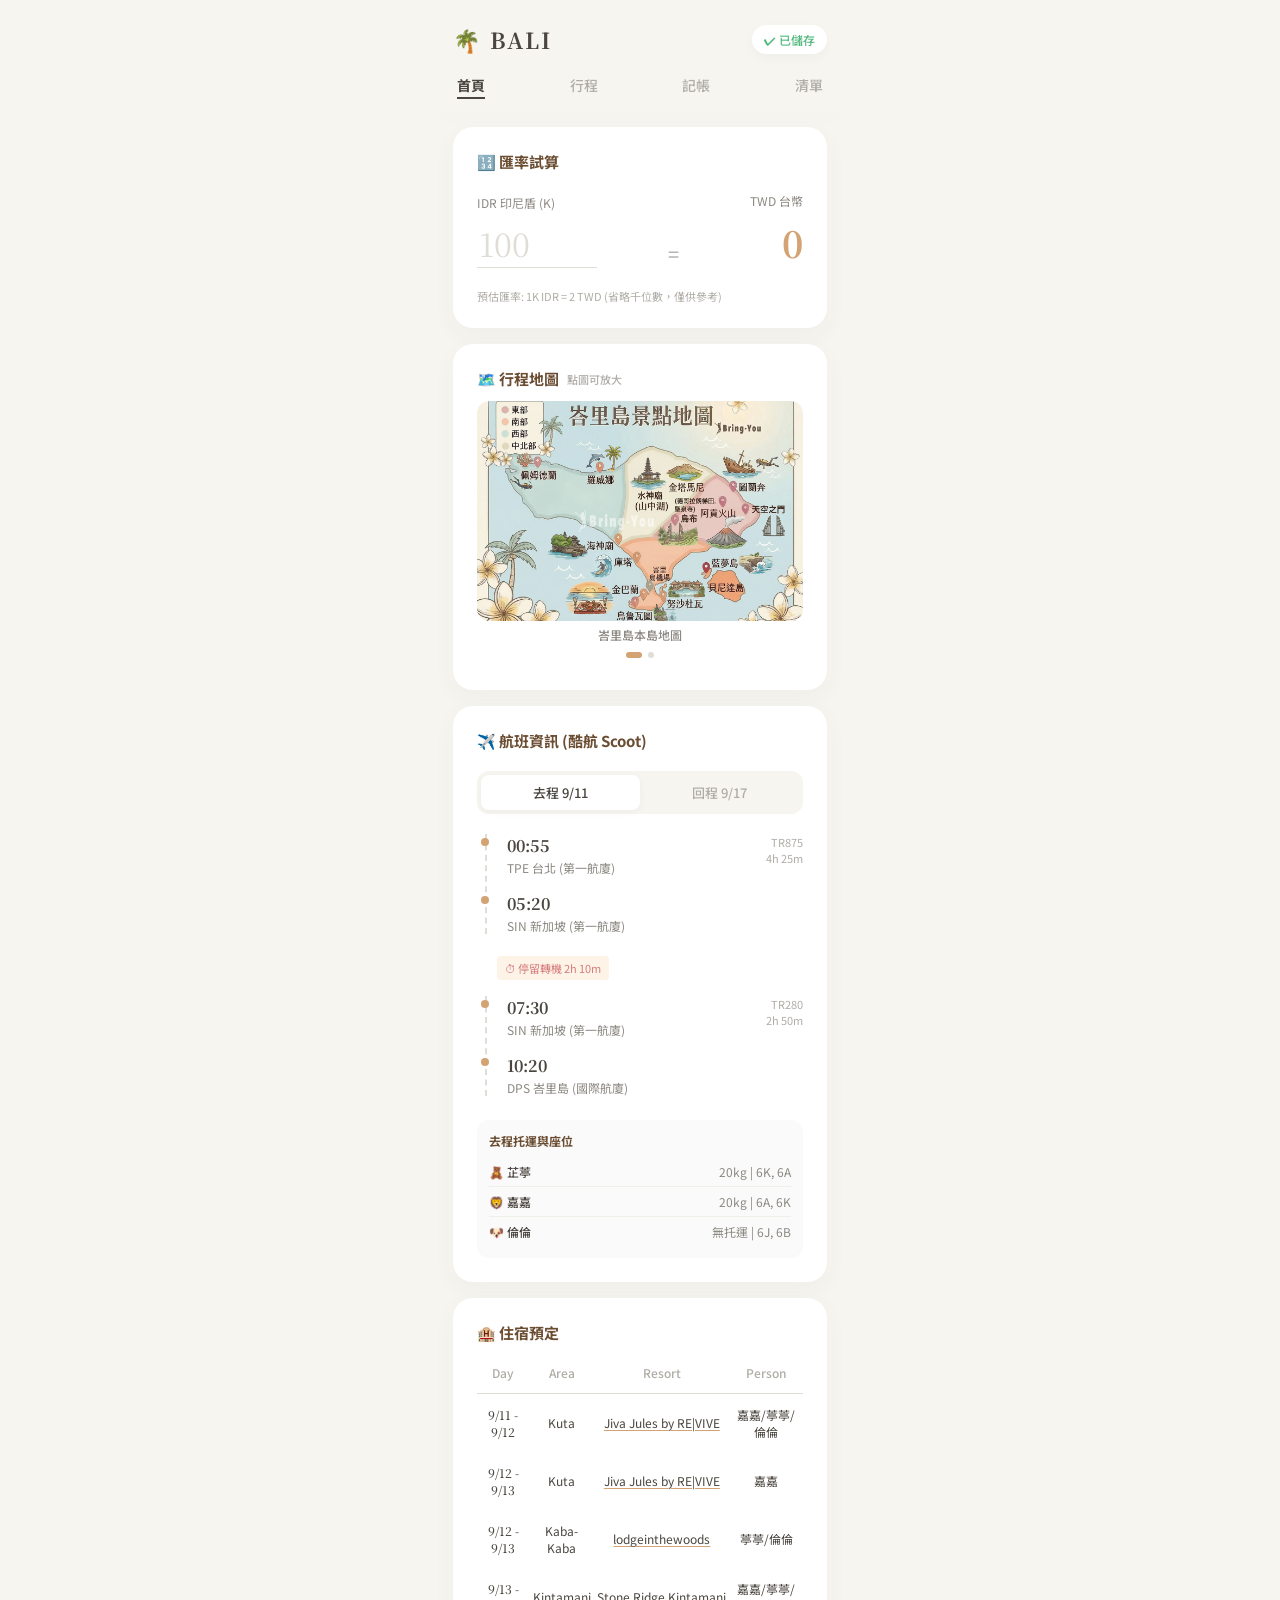
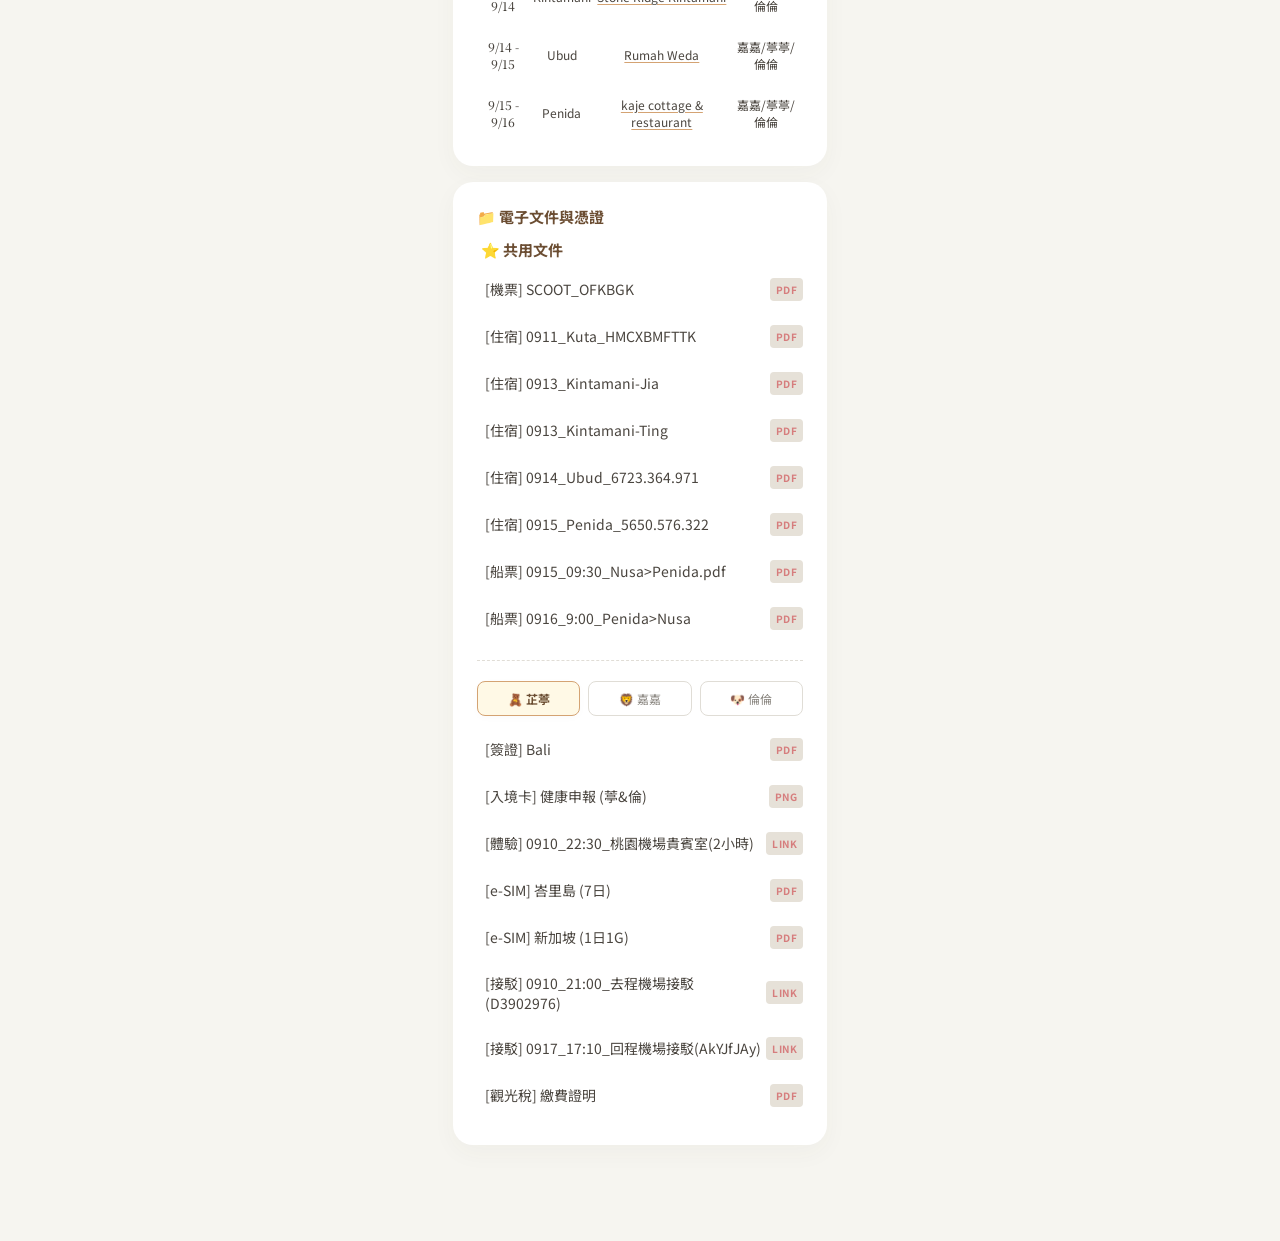
<file: index.html>
<!DOCTYPE html>
<html lang="zh-TW">
<head>
<meta charset="UTF-8">
<meta name="viewport" content="width=device-width, initial-scale=1.0">
<title>Bali Travel Book</title>

<link rel="icon" href="app-icon.png">
<link rel="apple-touch-icon" href="app-icon.png">
<meta name="apple-mobile-web-app-title" content="BALI"> 
<meta name="apple-mobile-web-app-capable" content="yes">
<meta name="mobile-web-app-capable" content="yes">
<meta name="apple-mobile-web-app-status-bar-style" content="default">

<link href="https://fonts.googleapis.com/css2?family=Noto+Serif+TC:wght@500;700&family=Noto+Sans+TC:wght@400;500;700&display=swap" rel="stylesheet">
<link rel="manifest" href="manifest.json">
<link rel="stylesheet" href="shared.css">
<style>
  /* === 基礎設定 === */
  body {
    background-color: #F6F5F0; 
    font-family: 'Noto Sans TC', sans-serif;
    color: #4A453F; 
    margin: 0;
    padding: 0;
    display: flex;
    justify-content: center;
  }

  /* === 常駐置頂區塊 (魔法在這裡) === */
  .top-bar {
    position: sticky;
    top: 0;
    background-color: #F6F5F0; /* 燕麥奶底色，遮住往上滑的卡片 */
    z-index: 999; /* 確保永遠在最上層 */
    margin: -24px -20px 16px -20px; /* 往外延展填滿邊緣 */
    padding: 24px 20px 12px 20px; /* 補回排版空間 */
    /* 微微的陰影，增加滑動時的層次感 */
    box-shadow: 0 10px 15px -10px rgba(246, 245, 240, 0.9); 
  }

  /* === 頂部 Header & 導覽列 === */
  .header {
    display: flex;
    justify-content: space-between;
    align-items: center;
    margin-bottom: 20px;
  }

  /* === 共用卡片樣式 === */
  .card {
    background-color: #FFFFFF;
    border-radius: 20px;
    padding: 24px;
    box-shadow: 0 8px 24px rgba(74, 69, 63, 0.04);
    margin-bottom: 16px;
    position: relative;
  }

  /* === 1. 匯率卡片 === */
  .exchange-row {
    display: flex;
    justify-content: space-between;
    align-items: flex-end;
  }
  .currency-group {
    display: flex;
    flex-direction: column;
    gap: 8px;
  }
  .currency-label { font-size: 12px; color: #8C8882; }
  .currency-input {
    font-size: 32px;
    font-family: 'Noto Serif TC', serif;
    color: #4A453F;
    border: none;
    border-bottom: 1px solid #E0DDD6;
    width: 120px;
    background: transparent;
    outline: none;
  }
  .currency-input::placeholder { color: #E0DDD6; }
  .currency-result {
    font-size: 36px;
    font-family: 'Noto Serif TC', serif;
    font-weight: 700;
    color: #D4A373;
  }
  .rate-info {
    font-size: 11px;
    color: #B0ADA7;
    margin-top: 20px;
  }

  /* === 2. 航班資訊卡 === */
  .flight-tabs {
    display: flex;
    background-color: #F6F5F0;
    border-radius: 12px;
    padding: 4px;
    margin-bottom: 20px;
  }
  .f-tab {
    flex: 1;
    text-align: center;
    padding: 8px 0;
    font-size: 13px;
    color: #B0ADA7;
    border-radius: 8px;
    cursor: pointer;
    font-weight: 500;
  }
  .f-tab.active {
    background-color: #FFFFFF;
    color: #4A453F;
    box-shadow: 0 2px 8px rgba(0,0,0,0.04);
  }
  .flight-route {
    position: relative;
    padding-left: 20px;
    border-left: 2px dashed #E0DDD6;
    margin-left: 8px;
    margin-bottom: 20px;
  }
  .f-point {
    position: relative;
    margin-bottom: 16px;
  }
  .f-point::before {
    content: '';
    position: absolute;
    left: -26px;
    top: 4px;
    width: 8px;
    height: 8px;
    background-color: #D4A373;
    border-radius: 50%;
  }
  .f-time { font-family: 'Noto Serif TC', serif; font-size: 16px; font-weight: 700; color: #4A453F; }
  .f-loc { font-size: 12px; color: #8C8882; margin-top: 2px; }
  .f-layover {
    font-size: 11px;
    color: #D67D7D;
    background-color: #FDF3E7;
    padding: 4px 8px;
    border-radius: 4px;
    display: inline-block;
    margin-bottom: 16px;
  }
  .f-flight-num {
    position: absolute;
    right: 0;
    top: 0;
    font-size: 11px;
    color: #B0ADA7;
    text-align: right;
  }
  .pax-box {
    background-color: #FAFAFA;
    border-radius: 12px;
    padding: 12px;
    font-size: 12px;
  }
  .pax-row {
    display: flex;
    justify-content: space-between;
    padding: 6px 0;
    border-bottom: 1px solid #F0EFEA;
  }
  .pax-row:last-child { border-bottom: none; }
  .pax-name { color: #4A453F; font-weight: 500; }
  .pax-detail { color: #8C8882; text-align: right; }

  /* === 3. 住宿預定 === */
  .hotel-table {
    width: 100%;
    border-collapse: collapse;
    font-size: 12px;
    text-align: center;
  }
  .hotel-table th {
    color: #B0ADA7;
    font-weight: 500;
    padding-bottom: 12px;
    border-bottom: 1px solid #E0DDD6;
  }
  .hotel-table td {
    padding: 12px 2px;
    color: #4A453F;
  }
  .hotel-table td.date-col {
    font-family: 'Noto Serif TC', serif;
    font-weight: 500;
  }
  .hotel-table .add-link {
    color: #4A453F;
    text-decoration: underline;
    text-decoration-color: #D4A373;
    text-underline-offset: 2px;
  }
  .hotel-table .add-link:hover { color: #D4A373; }

  /* === 4. 文件區塊 === */
  .doc-sub-header {
    font-size: 15px;
    font-weight: 700;
    color: #6B4D32;
    margin-bottom: 12px;
    padding-left: 4px;
    display: flex;
    align-items: center;
    gap: 6px;
  }
  .personal-tabs-container {
    display: flex;
    justify-content: center;
    gap: 8px;
    margin-bottom: 16px;
  }
  .p-tab {
    flex: 1;
    text-align: center;
    padding: 8px 0;
    font-size: 12px;
    color: #8C8882;
    background-color: #FFFFFF;
    border: 1px solid #E0DDD6;
    border-radius: 8px;
    cursor: pointer;
    transition: all 0.2s ease;
  }
  .p-tab.active {
    background-color: #FFF9E6; 
    border-color: #D4A373;
    color: #6B4D32;
    font-weight: 700;
    box-shadow: 0 2px 8px rgba(0,0,0,0.02);
  }
  .doc-list { display: flex; flex-direction: column; gap: 12px; }
  .doc-item {
    display: flex;
    align-items: center;
    padding: 6px 0;
  }
  .doc-idx {
    width: 28px;
    font-size: 14px;
    color: #4A453F;
    text-align: center;
    font-weight: 500;
  }
  .doc-title {
    flex: 1;
    font-size: 14px;
    color: #4A453F;
    padding-left: 8px;
  }
  .pdf-badge {
    background-color: #E6E1D8;
    color: #D67D7D;
    font-size: 10px;
    font-weight: 700;
    padding: 4px 6px;
    border-radius: 4px;
    text-decoration: none;
    letter-spacing: 0.5px;
  }
</style>
</head>
<body>

<div class="app-container">
  
  <div class="top-bar">
    <div class="header">
      <div class="header-title">🌴 BALI</div>
      <div class="status-badge">✔ 已儲存</div>
    </div>

    <div class="nav-tabs">
      <a href="index.html" class="nav-tab active">首頁</a>
      <a href="itinerary.html" class="nav-tab">行程</a>
      <a href="accounting.html" class="nav-tab">記帳</a>
      <a href="checklist.html" class="nav-tab">清單</a>
    </div>
  </div>

  <div class="card">
    <div class="card-header">🔢 匯率試算</div>
    <div class="exchange-row">
      <div class="currency-group">
        <span class="currency-label">IDR 印尼盾 (K)</span>
        <input type="number" id="idr-input" class="currency-input" placeholder="100">
      </div>
      <div style="font-size: 20px; color: #B0ADA7;">=</div>
      <div class="currency-group" style="align-items: flex-end;">
        <span class="currency-label">TWD 台幣</span>
        <span class="currency-result" id="twd-result">0</span>
      </div>
    </div>
    <div class="rate-info">預估匯率: 1K IDR = 2 TWD (省略千位數，僅供參考)</div>
  </div>

  <!-- 🗺️ 地圖相簿：圖片清單在下方 script 的 MAP_IMAGES 編輯 -->
  <div class="card" id="map-card" style="display: none;">
    <div class="card-header" style="margin-bottom: 12px;">🗺️ 行程地圖 <span style="font-size: 11px; color: #B0ADA7; font-weight: 500;">點圖可放大</span></div>
    <div class="img-carousel">
      <div class="carousel-track" id="map-track"></div>
      <div class="carousel-dots" id="map-dots"></div>
    </div>
  </div>

  <div class="card">
    <div class="card-header">✈️ 航班資訊 (酷航 Scoot)</div>
    
    <div class="flight-tabs">
      <div class="f-tab active" onclick="switchFlight('outbound')">去程 9/11</div>
      <div class="f-tab" onclick="switchFlight('inbound')">回程 9/17</div>
    </div>

    <div id="flight-outbound">
      <div class="flight-route">
        <div class="f-point">
          <div class="f-time">00:55</div>
          <div class="f-loc">TPE 台北 (第一航廈)</div>
          <div class="f-flight-num">TR875<br>4h 25m</div>
        </div>
        <div class="f-point">
          <div class="f-time">05:20</div>
          <div class="f-loc">SIN 新加坡 (第一航廈)</div>
        </div>
      </div>
      
      <div style="padding-left: 20px;"><div class="f-layover">⏱ 停留轉機 2h 10m</div></div>

      <div class="flight-route" style="margin-bottom: 24px;">
        <div class="f-point">
          <div class="f-time">07:30</div>
          <div class="f-loc">SIN 新加坡 (第一航廈)</div>
          <div class="f-flight-num">TR280<br>2h 50m</div>
        </div>
        <div class="f-point">
          <div class="f-time">10:20</div>
          <div class="f-loc">DPS 峇里島 (國際航廈)</div>
        </div>
      </div>

      <div class="pax-box">
        <div style="font-weight: 700; color:#6B4D32; margin-bottom: 8px;">去程托運與座位</div>
        <div class="pax-row">
          <span class="pax-name">🧸 芷葶</span>
          <span class="pax-detail">20kg | 6K, 6A</span>
        </div>
        <div class="pax-row">
          <span class="pax-name">🦁 嘉嘉</span>
          <span class="pax-detail">20kg | 6A, 6K</span>
        </div>
        <div class="pax-row">
          <span class="pax-name">🐶 倫倫</span>
          <span class="pax-detail">無托運 | 6J, 6B</span>
        </div>
      </div>
    </div>

    <div id="flight-inbound" style="display: none;">
      <div class="flight-route">
        <div class="f-point">
          <div class="f-time">01:05</div>
          <div class="f-loc">DPS 峇里島 (國際航廈)</div>
          <div class="f-flight-num">TR347<br>2h 45m</div>
        </div>
        <div class="f-point">
          <div class="f-time">03:50</div>
          <div class="f-loc">SIN 新加坡 (第一航廈)</div>
        </div>
      </div>
      
      <div style="padding-left: 20px;"><div class="f-layover">⏱ 停留轉機 8h 35m</div></div>

      <div class="flight-route" style="margin-bottom: 24px;">
        <div class="f-point">
          <div class="f-time">12:25</div>
          <div class="f-loc">SIN 新加坡 (第一航廈)</div>
          <div class="f-flight-num">TR872<br>4h 45m</div>
        </div>
        <div class="f-point">
          <div class="f-time">17:10</div>
          <div class="f-loc">TPE 台北 (第一航廈)</div>
        </div>
      </div>

      <div class="pax-box">
        <div style="font-weight: 700; color:#6B4D32; margin-bottom: 8px;">回程托運與座位</div>
        <div class="pax-row">
          <span class="pax-name">🧸 芷葶</span>
          <span class="pax-detail">25kg | 1A, 6A</span>
        </div>
        <div class="pax-row">
          <span class="pax-name">🦁 嘉嘉</span>
          <span class="pax-detail">20kg | 1F, 6K</span>
        </div>
        <div class="pax-row">
          <span class="pax-name">🐶 倫倫</span>
          <span class="pax-detail">無托運 | 1B, 6B</span>
        </div>
      </div>
    </div>
  </div>

  <div class="card">
    <div class="card-header">🏨 住宿預定</div>
    <table class="hotel-table">
      <thead>
        <tr>
          <th>Day</th>
          <th>Area</th>
          <th>Resort</th>
          <th>Person</th>
        </tr>
      </thead>
      <tbody>
        <tr>
          <td class="date-col">9/11 - 9/12</td>
          <td>Kuta</td>
          <td><a href="https://maps.app.goo.gl/GnfU3ZZZ51AuKDFL6" target="_blank" class="add-link">Jiva Jules by RE|VIVE</a></td>
          <td>嘉嘉/葶葶/倫倫</td>
        </tr>
        <tr>
          <td class="date-col">9/12 - 9/13</td>
          <td>Kuta</td>
          <td><a href="https://maps.app.goo.gl/GnfU3ZZZ51AuKDFL6" target="_blank" class="add-link">Jiva Jules by RE|VIVE</a></td>
          <td>嘉嘉</td>
        </tr>
        <tr>
          <td class="date-col">9/12 - 9/13</td>
          <td>Kaba-Kaba</td>
          <td><a href="https://maps.app.goo.gl/4WY4eGhw5VFN559c6" target="_blank" class="add-link">lodgeinthewoods</a></td>
          <td>葶葶/倫倫</td>
        </tr>
        <tr>
          <td class="date-col">9/13 - 9/14</td>
          <td>Kintamani</td>
          <td><a href="https://maps.app.goo.gl/N569BCFESNffgdDM8" target="_blank" class="add-link">Stone Ridge Kintamani</a></td>
          <td>嘉嘉/葶葶/倫倫</td>
        </tr>
        <tr>
          <td class="date-col">9/14 - 9/15</td>
          <td>Ubud</td>
          <td><a href="https://maps.app.goo.gl/iD7h7yrfgkaRES4x8" target="_blank" class="add-link">Rumah Weda</a></td>
          <td>嘉嘉/葶葶/倫倫</td>
        </tr>
        <tr>
          <td class="date-col">9/15 - 9/16</td>
          <td>Penida</td>
          <td><a href="https://maps.app.goo.gl/UGCGsh6QSKwhkcSu7" target="_blank" class="add-link">kaje cottage & restaurant</a></td>
          <td>嘉嘉/葶葶/倫倫</td>
        </tr>
      </tbody>
    </table>
  </div>

  <div class="card" style="padding-bottom: 32px;">
    <div class="card-header" style="margin-bottom: 12px;">📁 電子文件與憑證</div>
    
    <div class="doc-sub-header">⭐ 共用文件</div>
    <div class="doc-list" style="margin-bottom: 24px;">
      <div class="doc-item">
        <div class="doc-title">[機票] SCOOT_OFKBGK</div>
        <a href="https://drive.google.com/file/d/1u_BRyFqm2a65B12BRl0hwQH022I7V--9/view?usp=drive_link" target="_blank" class="pdf-badge">PDF</a>
      </div>
      <div class="doc-item">
        <div class="doc-title">[住宿] 0911_Kuta_HMCXBMFTTK</div>
        <a href="https://drive.google.com/file/d/1ObbEEagFDux-Wqf6TwB0WXx8g9FL7ng_/view?usp=drive_link" class="pdf-badge">PDF</a>
      </div>
      <div class="doc-item">
        <div class="doc-title">[住宿] 0913_Kintamani-Jia</div>
        <a href="https://drive.google.com/file/d/1-TG5mrehnot8U_Ap-Oh8mvj1txZGP97v/view?usp=drive_link" class="pdf-badge">PDF</a>
      </div>
      <div class="doc-item">
        <div class="doc-title">[住宿] 0913_Kintamani-Ting</div>
        <a href="https://drive.google.com/file/d/1cZBqXYsooLPjsl8C98yu4-Oe-eu1I85W/view?usp=drive_link" class="pdf-badge">PDF</a>
      </div>
      <div class="doc-item">
        <div class="doc-title">[住宿] 0914_Ubud_6723.364.971</div>
        <a href="https://drive.google.com/file/d/1Ni5hi34M98aPT-USgH9W14t5cVKI0Hlk/view?usp=drive_link" class="pdf-badge">PDF</a>
      </div>
      <div class="doc-item">
        <div class="doc-title">[住宿] 0915_Penida_5650.576.322</div>
        <a href="https://drive.google.com/file/d/13USit6mNOgIDp_GEHOqlo8UJL4Yy4f3S/view?usp=drive_link" class="pdf-badge">PDF</a>
      </div>
        <div class="doc-item">
        <div class="doc-title">[船票] 0915_09:30_Nusa>Penida.pdf</div>
        <a href="https://drive.google.com/file/d/1yqlUOINRb30bdpT0iEuAve7DxvFJ02lE/view?usp=drive_link" class="pdf-badge">PDF</a>
      </div>
      <div class="doc-item">
        <div class="doc-title">[船票] 0916_9:00_Penida>Nusa</div>
        <a href="https://drive.google.com/file/d/1c6p591CxlyxQbi9GTSgwW6nwJ29at9IR/view?usp=drive_link" class="pdf-badge">PDF</a>
      </div>
    </div>

    <hr style="border: none; border-top: 1px dashed #E0DDD6; margin-bottom: 20px;">

    <div class="personal-tabs-container">
      <div class="p-tab active" onclick="switchPersonalDoc('zt', this)">🧸 芷葶</div>
      <div class="p-tab" onclick="switchPersonalDoc('jj', this)">🦁 嘉嘉</div>
      <div class="p-tab" onclick="switchPersonalDoc('ll', this)">🐶 倫倫</div>
    </div>

    <div id="doc-zt" class="doc-list personal-doc-list">
      <div class="doc-item">
        <div class="doc-title">[簽證] Bali</div>
        <a href="https://drive.google.com/file/d/1VZNC_0OqyfpqLmvthID3Q9KuTYH68BbG/view?usp=drive_link" class="pdf-badge">PDF</a>
      </div>
      <div class="doc-item">
        <div class="doc-title">[入境卡] 健康申報 (葶&倫)</div>
        <a href="https://drive.google.com/file/d/1mIqZv_LK6CYudR5IeB6Uj525Q6RpXdQY/view?usp=drive_link" class="pdf-badge">PNG</a>
      </div>
      <div class="doc-item">
        <div class="doc-title">[體驗] 0910_22:30_桃園機場貴賓室(2小時)</div>
        <a href="https://t.trip.com/?Yn1K4lCmAF3787E4D&isHideNavBar=YES" class="pdf-badge">LINK</a>
      </div>
      <div class="doc-item">
        <div class="doc-title">[e-SIM] 峇里島 (7日)</div>
        <a href="https://drive.google.com/file/d/1du6xsyWiPvikO8WjEadqTMtBYusehwhV/view?usp=drive_link" class="pdf-badge">PDF</a>
      </div>
      <div class="doc-item">
        <div class="doc-title">[e-SIM] 新加坡 (1日1G)</div>
        <a href="https://drive.google.com/file/d/1VDf91vm-baoieZWxG7CY_uCa6ayIKbtL/view?usp=drive_link" class="pdf-badge">PDF</a>
      </div>
      <div class="doc-item">
        <div class="doc-title">[接駁] 0910_21:00_去程機場接駁(D3902976)</div>
        <a href="https://hb.tms.tw/tw/order/ugC_Order_Search.aspx" class="pdf-badge">LINK</a>
      </div>
      <div class="doc-item">
        <div class="doc-title">[接駁] 0917_17:10_回程機場接駁(AkYJfJAy)</div>
        <a href="https://www.vipcartw.com/collab_order_detail/AkYJfJAy" class="pdf-badge">LINK</a>
      </div>
      <div class="doc-item">
        <div class="doc-title">[觀光稅] 繳費證明</div>
        <a href="https://drive.google.com/file/d/1kDzVjAi6xeHVx_n-yfRu9g9-v3yPZb9u/view?usp=drive_link" class="pdf-badge">PDF</a>
      </div>
    </div>

    <div id="doc-jj" class="doc-list personal-doc-list" style="display: none;">
      <div class="doc-item">
        <div class="doc-title">[簽證] Bali</div>
        <a href="https://drive.google.com/file/d/1p3iIFaHDRPpZSqg54GLj75OuA93kXKGw/view?usp=drive_link" class="pdf-badge">PDF</a>
      </div>
    </div>

    <div id="doc-ll" class="doc-list personal-doc-list" style="display: none;">
      <div class="doc-item">
        <div class="doc-title">[簽證] Bali</div>
        <a href="https://drive.google.com/file/d/1ElaN_4ZPXFT41D3LbCxOvArZUbMsNUgy/view?usp=drive_link" class="pdf-badge">PDF</a>
      </div>
      <div class="doc-item">
        <div class="doc-title">[e-SIM] 峇里島 (7日)</div>
        <a href="https://drive.google.com/file/d/1Fw0_sFlmdtHGZdELUyqPUwAjkhnNkiyS/view?usp=drive_link" class="pdf-badge">PDF</a>
      </div>
      <div class="doc-item">
        <div class="doc-title">[e-SIM] 新加坡 (1日1G)</div>
        <a href="https://drive.google.com/file/d/1cQa9Hkb6WvIFbtZ_-RAi7DZowlKWthn8/view?usp=drive_link" class="pdf-badge">PDF</a>
      </div>
      <div class="doc-item">
        <div class="doc-title">[觀光稅] 繳費證明</div>
        <a href="https://drive.google.com/file/d/1kDzVjAi6xeHVx_n-yfRu9g9-v3yPZb9u/view?usp=drive_link" class="pdf-badge">PDF</a>
      </div>
    </div>
  </div>

</div>

<script>
  // ==========================================
  // 🗺️ 地圖相簿：想放幾張都可以，一行一張
  // 把圖片檔上傳到 GitHub 後，照下面格式填檔名＋說明
  // ==========================================
  const MAP_IMAGES = [
    { src: "map-1.png", caption: "峇里島本島地圖" },
    { src: "singapore.jpg", caption: "新加坡地鐵路線圖" },
  ];

  (function renderMapGallery() {
    if (!MAP_IMAGES.length) return; // 清單空白就隱藏整張卡片
    document.getElementById('map-card').style.display = '';
    const track = document.getElementById('map-track');
    const dotsBox = document.getElementById('map-dots');

    track.innerHTML = MAP_IMAGES.map(img => `
      <div class="carousel-slide tall">
        <img src="${img.src}" loading="lazy">
        ${img.caption ? `<div class="carousel-caption">${img.caption}</div>` : ''}
      </div>
    `).join('');

    if (MAP_IMAGES.length > 1) {
      dotsBox.innerHTML = MAP_IMAGES.map((_, i) =>
        `<div class="carousel-dot ${i === 0 ? 'active' : ''}"></div>`).join('');
      track.addEventListener('scroll', () => {
        const idx = Math.round(track.scrollLeft / track.clientWidth);
        dotsBox.querySelectorAll('.carousel-dot').forEach((d, i) => d.classList.toggle('active', i === idx));
      }, { passive: true });
    }
  })();

  // 1. 匯率自動計算邏輯 (更新為 K 千元邏輯)
  const idrInput = document.getElementById('idr-input');
  const twdResult = document.getElementById('twd-result');
  // 💡 每 1K (1,000) 印尼盾 = 2 台幣
  const EXCHANGE_RATE_PER_K = 2; 

  idrInput.addEventListener('input', function() {
    const idrKValue = parseFloat(this.value);
    if (!isNaN(idrKValue)) {
      const twdValue = Math.round(idrKValue * EXCHANGE_RATE_PER_K);
      twdResult.innerText = twdValue.toLocaleString(); 
    } else {
      twdResult.innerText = "0";
    }
  });

  // 2. 航班 去程/回程 切換邏輯
  function switchFlight(direction) {
    const tabs = document.querySelectorAll('.f-tab');
    const outboundDiv = document.getElementById('flight-outbound');
    const inboundDiv = document.getElementById('flight-inbound');

    tabs.forEach(tab => tab.classList.remove('active'));

    if (direction === 'outbound') {
      tabs[0].classList.add('active');
      outboundDiv.style.display = 'block';
      inboundDiv.style.display = 'none';
    } else {
      tabs[1].classList.add('active');
      outboundDiv.style.display = 'none';
      inboundDiv.style.display = 'block';
    }
  }

  // 3. 個人文件 頁籤切換邏輯
  function switchPersonalDoc(person, element) {
    const tabs = document.querySelectorAll('.p-tab');
    tabs.forEach(tab => tab.classList.remove('active'));
    
    const lists = document.querySelectorAll('.personal-doc-list');
    lists.forEach(list => list.style.display = 'none');

    element.classList.add('active');
    document.getElementById(`doc-${person}`).style.display = 'flex';
  }
</script>
<script src="shared.js"></script>
</body>
</html>
</file>
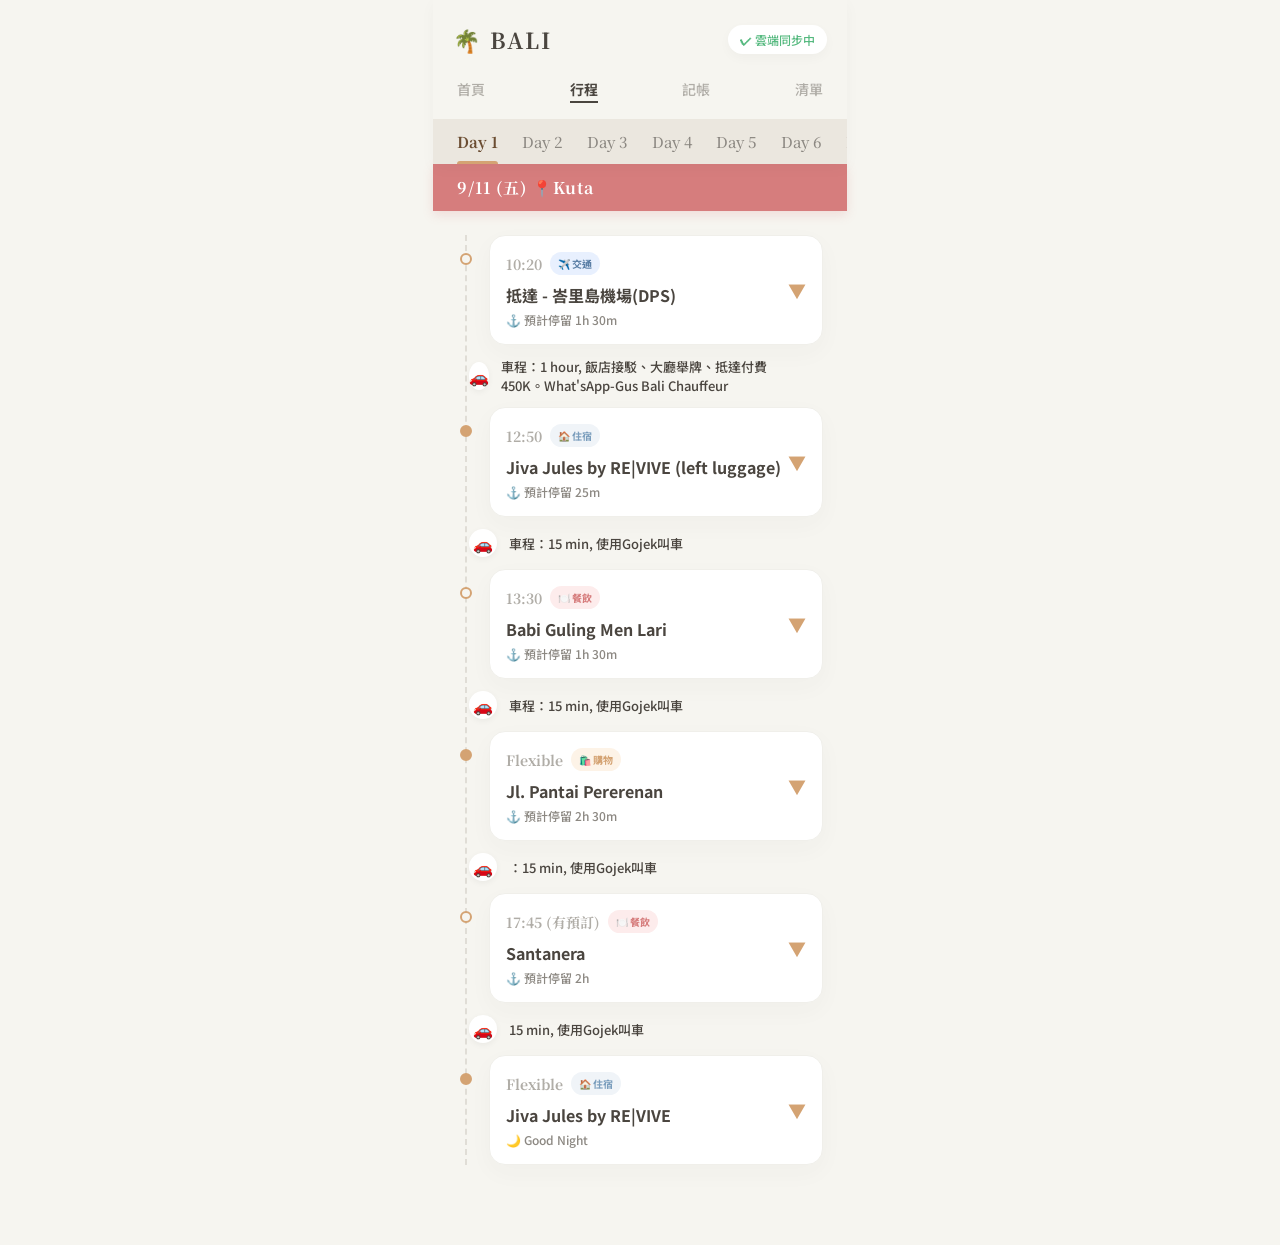
<file: itinerary (1).html>
<!DOCTYPE html>
<html lang="zh-TW">
<head>
<meta charset="UTF-8">
<meta name="viewport" content="width=device-width, initial-scale=1.0">
<title>Bali Itinerary</title>

<link rel="icon" href="app-icon.png">
<link rel="apple-touch-icon" href="app-icon.png">
<meta name="apple-mobile-web-app-title" content="BALI">
<meta name="apple-mobile-web-app-capable" content="yes">
<meta name="mobile-web-app-capable" content="yes">
<meta name="apple-mobile-web-app-status-bar-style" content="default">

<link href="https://fonts.googleapis.com/css2?family=Noto+Serif+TC:wght@500;700&family=Noto+Sans+TC:wght@400;500;700&display=swap" rel="stylesheet">
<link rel="manifest" href="manifest.json">
<link rel="stylesheet" href="shared.css">
<style>
  .app-container { width: 100%; max-width: 414px; min-height: 100vh; padding: 0 0 80px 0; position: relative; margin: 0 auto; }

  /* === 常駐置頂區塊 === */
  .top-bar { position: sticky; top: 0; background-color: #F6F5F0; z-index: 990; margin: 0; padding: 24px 0 0 0; box-shadow: 0 4px 15px rgba(0,0,0,0.03); }
  .header { display: flex; justify-content: space-between; align-items: center; margin-bottom: 24px; padding: 0 20px; }

  .nav-tabs { display: flex; justify-content: space-between; margin-bottom: 16px; padding: 0 24px; font-size: 14px; }

  /* 副選單 (底色區隔) */
  .date-tabs-wrapper { background-color: #EBE7DF; padding: 12px 0 0 0; }
  .date-tabs { display: flex; overflow-x: auto; padding: 0 24px; gap: 24px; scrollbar-width: none; }
  .date-tabs::-webkit-scrollbar { display: none; }
  .date-tab { font-family: 'Noto Serif TC', serif; font-size: 15px; color: #8C8882; white-space: nowrap; cursor: pointer; padding-bottom: 12px; position: relative; font-weight: 500; transition: 0.3s; }
  .date-tab.active { color: #6B4D32; font-weight: 700; }
  .date-tab.active::after { content: ''; position: absolute; bottom: 0; left: 0; width: 100%; height: 3px; background-color: #D4A373; border-radius: 3px 3px 0 0; }

  /* 置頂日期 Header */
  .sticky-date { position: sticky; top: 127px; background-color: #D67D7D; color: #FFFFFF; font-family: 'Noto Serif TC', serif; font-size: 16px; font-weight: 700; padding: 12px 24px; z-index: 980; letter-spacing: 1px; box-shadow: 0 4px 10px rgba(214,125,125,0.2); }

  /* === 時間軸與行程卡片 === */
  .timeline-container { padding: 24px 24px 0 24px; position: relative; }
  .timeline-container::before { content: ''; position: absolute; top: 24px; bottom: 0; left: 32px; width: 2px; border-left: 2px dashed #E0DDD6; }

  .timeline-item { display: flex; margin-bottom: 0; position: relative; }
  .timeline-marker { width: 12px; height: 12px; border-radius: 50%; background-color: #F6F5F0; border: 2px solid #D4A373; margin-top: 18px; z-index: 1; flex-shrink: 0; transform: translateX(3px); }
  .timeline-marker.solid { background-color: #D4A373; }

  .event-card { background-color: #FFFFFF; border-radius: 16px; margin-left: 20px; flex-grow: 1; box-shadow: 0 8px 24px rgba(74, 69, 63, 0.03); overflow: hidden; border: 1px solid #F0EFEA; cursor: pointer; transition: 0.3s; }
  .event-card:active { background-color: #FAFAFA; }

  .event-summary { padding: 16px; position: relative; }
  .event-header { display: flex; align-items: center; gap: 8px; margin-bottom: 8px; }
  .event-time { font-family: 'Noto Serif TC', serif; font-size: 14px; color: #B0ADA7; font-weight: 700; }
  .event-tag { font-size: 10px; padding: 4px 8px; border-radius: 12px; font-weight: 700; }
  .tag-flight { background-color: #E8F0FE; color: #5B7FA6; }
  .tag-spot { background-color: #FDF3E7; color: #D4A373; }
  .tag-food { background-color: #FDECEC; color: #D67D7D; }
  .tag-hotel { background-color: #F0F4F8; color: #7B9EBD; }

  /* 人員標籤（分頭行動時標明誰去哪） */
  .event-who { font-size: 10px; padding: 4px 8px; border-radius: 12px; font-weight: 700; background-color: #EFEBE4; color: #8C8882; }

  /* 分頭行動分隔線 */
  .split-divider { display: flex; align-items: center; gap: 10px; padding: 20px 0; color: #D67D7D; font-size: 12px; font-weight: 700; letter-spacing: 1px; position: relative; z-index: 1; }
  .split-divider::before, .split-divider::after { content: ''; flex: 1; border-top: 1px dashed #E8C5C5; }

  .event-title { font-size: 16px; font-weight: 700; color: #4A453F; padding-right: 24px; margin-bottom: 4px; }
  .event-duration { font-size: 12px; color: #8C8882; display: flex; align-items: center; font-weight: 500; }

  .expand-icon { position: absolute; right: 16px; top: 50%; transform: translateY(-50%); color: #D4A373; font-size: 18px; transition: 0.3s; }
  .event-card.open .expand-icon { transform: translateY(-50%) rotate(180deg); }

  /* 車程與憑證區塊 */
  .transit-row { display: flex; align-items: center; padding: 12px 0 12px 36px; position: relative; gap: 12px; }
  .transit-icon { font-size: 16px; background: #FFFFFF; width: 28px; height: 28px; border-radius: 50%; display: flex; align-items: center; justify-content: center; box-shadow: 0 2px 6px rgba(0,0,0,0.05); z-index: 2; transform: translateX(-24px); }
  .transit-time { font-size: 13px; color: #4A453F; font-weight: 500; transform: translateX(-24px); }
  .transit-doc { background: #FFFFFF; border: 1px solid #E0DDD6; padding: 4px 10px; border-radius: 8px; font-size: 11px; text-decoration: none; color: #D67D7D; font-weight: 700; display: flex; align-items: center; gap: 4px; box-shadow: 0 2px 4px rgba(0,0,0,0.02); transform: translateX(-16px); }

  /* === 展開的詳細資訊區塊 === */
  .event-details { display: none; padding: 0 16px 16px 16px; border-top: 1px dashed #E0DDD6; margin-top: 8px; padding-top: 16px; }
  .event-card.open .event-details { display: block; animation: fadeIn 0.3s ease; }
  @keyframes fadeIn { from { opacity: 0; transform: translateY(-5px); } to { opacity: 1; transform: translateY(0); } }

  /* === ⭐ 多圖相簿 (左右滑動) === */
  .img-carousel { margin-bottom: 16px; }

  .info-grid { display: grid; grid-template-columns: 1fr; gap: 12px; margin-bottom: 16px; }
  .info-row { display: flex; align-items: flex-start; gap: 8px; font-size: 13px; color: #4A453F; }
  .info-icon { width: 16px; text-align: center; font-size: 14px; flex-shrink: 0; color: #B0ADA7; }
  .info-text { flex: 1; line-height: 1.5; font-weight: 500; }

  .map-link { color: #5B7FA6; text-decoration: underline; text-underline-offset: 2px; }
  .map-link:active { opacity: 0.7; }

  .detail-notes { background: #FFF9E6; padding: 14px; border-radius: 8px; font-size: 13px; color: #6B4D32; line-height: 1.6; margin-bottom: 8px; }
  .notes-title { font-weight: 700; display: flex; align-items: center; gap: 6px; margin-bottom: 8px; color: #D4A373; }
  .notes-content { padding-left: 4px; margin: 0; }
  .notes-content ul { margin: 0; padding-left: 18px; }
  .notes-content li { margin-bottom: 4px; }
  .notes-content li:last-child { margin-bottom: 0; }
</style>
</head>
<body>

<div class="app-container">

  <div class="top-bar" id="top-bar">
    <div class="header">
      <div class="header-title">🌴 BALI</div>
      <div class="status-badge">✔ 雲端同步中</div>
    </div>
    <div class="nav-tabs">
      <a href="index.html" class="nav-tab">首頁</a>
      <a href="itinerary.html" class="nav-tab active">行程</a>
      <a href="accounting.html" class="nav-tab">記帳</a>
      <a href="checklist.html" class="nav-tab">清單</a>
    </div>

    <div class="date-tabs-wrapper">
      <div class="date-tabs" id="date-tabs-container"></div>
    </div>
  </div>

  <div class="sticky-date" id="sticky-date">9/11 (五)</div>

  <div class="timeline-container" id="timeline-container"></div>

</div>

<!-- ⭐ 行程資料放在獨立檔案，要改行程只需要編輯 itinerary-data.js -->
<script src="itinerary-data.js"></script>

<script>
  // ==========================================
  // UI 渲染邏輯（一般情況下不需要動這裡）
  // ==========================================

  // tag 簡寫 → 樣式與文字（想新增類別可以在這裡加一行）
  const TAG_PRESETS = {
    flight: { cls: "tag-flight", text: "✈️ 交通" },
    ship:   { cls: "tag-flight", text: "🚢 搭船" },
    hotel:  { cls: "tag-hotel",  text: "🏠 住宿" },
    food:   { cls: "tag-food",   text: "🍽️ 餐飲" },
    shop:   { cls: "tag-spot",   text: "🛍️ 購物" },
    exp:    { cls: "tag-spot",   text: "⭐ 體驗" },
  };

  let currentDay = 1;

  function renderTabs() {
    const tabsContainer = document.getElementById('date-tabs-container');
    tabsContainer.innerHTML = '';

    Object.keys(itineraryData).forEach(key => {
      const i = Number(key);
      const tabName = itineraryData[i].tabName || `Day ${i}`;
      const tab = document.createElement('div');
      tab.className = `date-tab ${i === currentDay ? 'active' : ''}`;
      tab.innerText = tabName;
      tab.onclick = () => {
        currentDay = i;
        renderTabs();
        renderTimeline();
        window.scrollTo({ top: 0 });
      };
      tabsContainer.appendChild(tab);
    });
  }

  // 取得 tag 樣式（相容舊寫法 tagClass / tagText）
  function getTag(event) {
    if (event.tag && TAG_PRESETS[event.tag]) return TAG_PRESETS[event.tag];
    return { cls: event.tagClass || 'tag-spot', text: event.tagText || '⭐ 行程' };
  }

  // 產生圖片區塊：支援單張(image) 或 多張(images)，多張可左右滑動
  function buildImagesHtml(event) {
    let imgs = [];
    if (Array.isArray(event.images)) imgs = event.images;
    else if (event.image) imgs = [event.image]; // 相容舊欄位

    if (imgs.length === 0) return '';

    const slides = imgs.map(img => {
      const src = (typeof img === 'string') ? img : img.src;
      const caption = (typeof img === 'object' && img.caption)
        ? `<div class="carousel-caption">${img.caption}</div>` : '';
      return `<div class="carousel-slide"><img src="${src}" loading="lazy">${caption}</div>`;
    }).join('');

    // 多張圖才顯示指示點與提示
    let dots = '';
    if (imgs.length > 1) {
      const dotItems = imgs.map((_, i) =>
        `<div class="carousel-dot ${i === 0 ? 'active' : ''}"></div>`).join('');
      dots = `<div class="carousel-dots">${dotItems}</div><div class="carousel-hint">← 左右滑動看更多 →</div>`;
    }

    // stopPropagation：滑圖片時不會誤觸卡片收合
    return `<div class="img-carousel" onclick="event.stopPropagation()">
              <div class="carousel-track">${slides}</div>
              ${dots}
            </div>`;
  }

  // 產生注意事項：支援陣列(新寫法) 或 HTML字串(舊寫法)
  function buildNotesHtml(event) {
    if (!event.notes) return '';
    let content = '';
    if (Array.isArray(event.notes)) {
      content = '<ul>' + event.notes.map(n => `<li>${n}</li>`).join('') + '</ul>';
    } else {
      content = event.notes;
    }
    return `<div class="detail-notes">
              <div class="notes-title">💡 注意事項：</div>
              <div class="notes-content">${content}</div>
            </div>`;
  }

  function renderTimeline() {
    const container = document.getElementById('timeline-container');
    const stickyDate = document.getElementById('sticky-date');

    const dayData = itineraryData[currentDay];

    if (!dayData || !dayData.events || dayData.events.length === 0) {
      stickyDate.innerText = dayData ? dayData.dateHeader : `Day ${currentDay}`;
      container.innerHTML = '<div style="text-align:center; padding: 40px; color:#B0ADA7; font-size: 14px;">此日行程規劃中... 🌴</div>';
      return;
    }

    stickyDate.innerText = dayData.dateHeader;

    let html = '';

    dayData.events.forEach((event, index) => {
      // 分隔線：{ divider: "🔀 分頭行動" }
      if (event.divider) {
        html += `<div class="split-divider">${event.divider}</div>`;
        return;
      }

      const isSolid = index % 2 === 1 ? 'solid' : '';
      const tag = getTag(event);
      const whoHtml = event.who ? `<span class="event-who">${event.who}</span>` : '';

      const durationHtml = event.duration ? `<div class="event-duration">${event.duration}</div>` : '';
      const imagesHtml = buildImagesHtml(event);
      const hoursHtml = event.hours ? `<div class="info-row"><div class="info-icon">🕒</div><div class="info-text">${event.hours}</div></div>` : '';
      const priceHtml = event.price ? `<div class="info-row"><div class="info-icon">💰</div><div class="info-text">${event.price}</div></div>` : '';

      let addressHtml = '';
      if (event.address) {
        const linkHtml = event.mapUrl ? `<a href="${event.mapUrl}" target="_blank" class="map-link" onclick="event.stopPropagation()">${event.address}</a>` : event.address;
        addressHtml = `<div class="info-row"><div class="info-icon">📍</div><div class="info-text">${linkHtml}</div></div>`;
      }

      const notesHtml = buildNotesHtml(event);
      const hasDetails = imagesHtml || hoursHtml || priceHtml || addressHtml || notesHtml;

      html += `
        <div class="timeline-item">
          <div class="timeline-marker ${isSolid}"></div>
          <div class="event-card" onclick="this.classList.toggle('open')">
            <div class="event-summary">
              <div class="event-header">
                <span class="event-time">${event.time || ''}</span>
                <span class="event-tag ${tag.cls}">${tag.text}</span>
                ${whoHtml}
              </div>
              <div class="event-title">${event.title || ''}</div>
              ${durationHtml}
              ${hasDetails ? '<div class="expand-icon">▼</div>' : ''}
            </div>
            ${hasDetails ? `
            <div class="event-details">
              ${imagesHtml}
              <div class="info-grid">
                ${hoursHtml}
                ${priceHtml}
                ${addressHtml}
              </div>
              ${notesHtml}
            </div>` : ''}
          </div>
        </div>
      `;

      if (event.transit) {
        const icon = { car: '🚗', scooter: '🛵', walk: '🚶' }[event.transit.mode] || '🚗';
        const docHtml = event.transit.docUrl ? `<a href="${event.transit.docUrl}" target="_blank" class="transit-doc">📄 ${event.transit.docName}</a>` : '';
        html += `
          <div class="transit-row">
            <div class="transit-icon">${icon}</div>
            <div class="transit-time">${event.transit.time}</div>
            ${docHtml}
          </div>
        `;
      } else if (index < dayData.events.length - 1) {
        html += `<div style="height: 24px;"></div>`;
      }
    });

    container.innerHTML = html;

    // 相簿滑動時同步更新指示點
    container.querySelectorAll('.img-carousel').forEach(carousel => {
      const track = carousel.querySelector('.carousel-track');
      const dots = carousel.querySelectorAll('.carousel-dot');
      if (!track || dots.length === 0) return;
      track.addEventListener('scroll', () => {
        const idx = Math.round(track.scrollLeft / track.clientWidth);
        dots.forEach((d, i) => d.classList.toggle('active', i === idx));
      }, { passive: true });
    });
  }

  renderTabs();
  renderTimeline();
</script>
<script src="shared.js"></script>
</body>
</html>
</file>
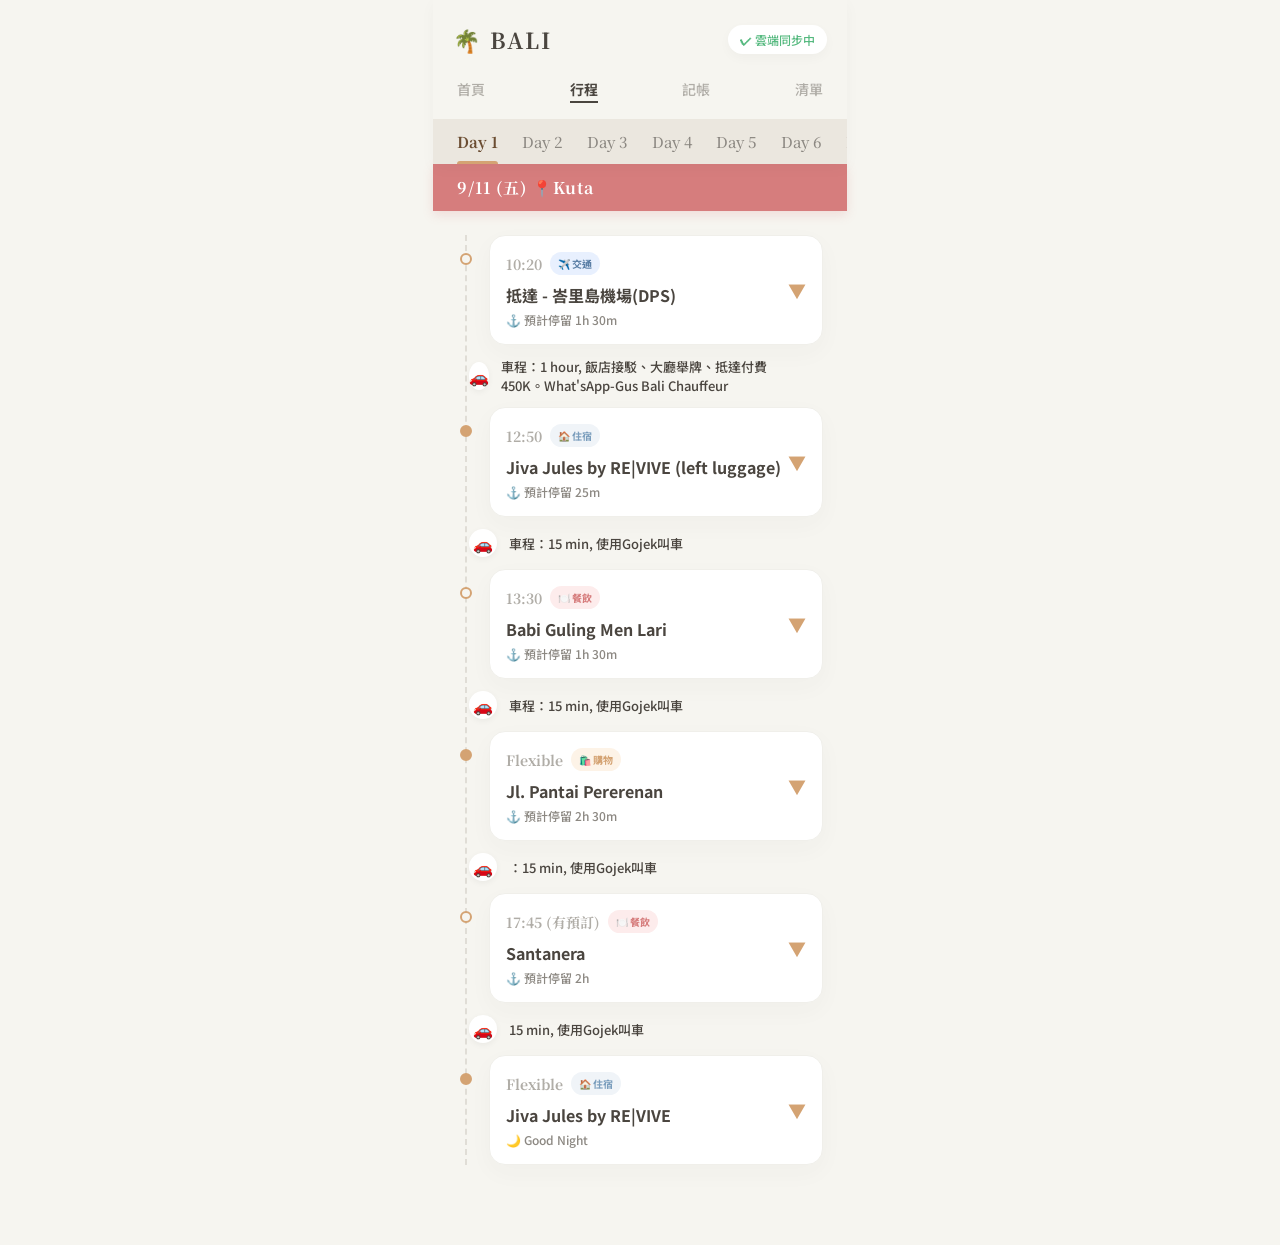
<file: itinerary.html>
<!DOCTYPE html>
<html lang="zh-TW">
<head>
<meta charset="UTF-8">
<meta name="viewport" content="width=device-width, initial-scale=1.0">
<title>Bali Itinerary</title>

<link rel="icon" href="app-icon.png">
<link rel="apple-touch-icon" href="app-icon.png">
<meta name="apple-mobile-web-app-title" content="BALI">
<meta name="apple-mobile-web-app-capable" content="yes">
<meta name="mobile-web-app-capable" content="yes">
<meta name="apple-mobile-web-app-status-bar-style" content="default">

<link href="https://fonts.googleapis.com/css2?family=Noto+Serif+TC:wght@500;700&family=Noto+Sans+TC:wght@400;500;700&display=swap" rel="stylesheet">
<link rel="manifest" href="manifest.json">
<link rel="stylesheet" href="shared.css">
<style>
  .app-container { width: 100%; max-width: 414px; min-height: 100vh; padding: 0 0 80px 0; position: relative; margin: 0 auto; }

  /* === 常駐置頂區塊 === */
  .top-bar { position: sticky; top: 0; background-color: #F6F5F0; z-index: 990; margin: 0; padding: 24px 0 0 0; box-shadow: 0 4px 15px rgba(0,0,0,0.03); }
  .header { display: flex; justify-content: space-between; align-items: center; margin-bottom: 24px; padding: 0 20px; }

  .nav-tabs { display: flex; justify-content: space-between; margin-bottom: 16px; padding: 0 24px; font-size: 14px; }

  /* 副選單 (底色區隔) */
  .date-tabs-wrapper { background-color: #EBE7DF; padding: 12px 0 0 0; }
  .date-tabs { display: flex; overflow-x: auto; padding: 0 24px; gap: 24px; scrollbar-width: none; }
  .date-tabs::-webkit-scrollbar { display: none; }
  .date-tab { font-family: 'Noto Serif TC', serif; font-size: 15px; color: #8C8882; white-space: nowrap; cursor: pointer; padding-bottom: 12px; position: relative; font-weight: 500; transition: 0.3s; }
  .date-tab.active { color: #6B4D32; font-weight: 700; }
  .date-tab.active::after { content: ''; position: absolute; bottom: 0; left: 0; width: 100%; height: 3px; background-color: #D4A373; border-radius: 3px 3px 0 0; }

  /* 置頂日期 Header */
  .sticky-date { position: sticky; top: 127px; background-color: #D67D7D; color: #FFFFFF; font-family: 'Noto Serif TC', serif; font-size: 16px; font-weight: 700; padding: 12px 24px; z-index: 980; letter-spacing: 1px; box-shadow: 0 4px 10px rgba(214,125,125,0.2); }

  /* === 時間軸與行程卡片 === */
  .timeline-container { padding: 24px 24px 0 24px; position: relative; }
  .timeline-container::before { content: ''; position: absolute; top: 24px; bottom: 0; left: 32px; width: 2px; border-left: 2px dashed #E0DDD6; }

  .timeline-item { display: flex; margin-bottom: 0; position: relative; }
  .timeline-marker { width: 12px; height: 12px; border-radius: 50%; background-color: #F6F5F0; border: 2px solid #D4A373; margin-top: 18px; z-index: 1; flex-shrink: 0; transform: translateX(3px); }
  .timeline-marker.solid { background-color: #D4A373; }

  .event-card { background-color: #FFFFFF; border-radius: 16px; margin-left: 20px; flex-grow: 1; box-shadow: 0 8px 24px rgba(74, 69, 63, 0.03); overflow: hidden; border: 1px solid #F0EFEA; cursor: pointer; transition: 0.3s; }
  .event-card:active { background-color: #FAFAFA; }

  .event-summary { padding: 16px; position: relative; }
  .event-header { display: flex; align-items: center; gap: 8px; margin-bottom: 8px; }
  .event-time { font-family: 'Noto Serif TC', serif; font-size: 14px; color: #B0ADA7; font-weight: 700; }
  .event-tag { font-size: 10px; padding: 4px 8px; border-radius: 12px; font-weight: 700; }
  .tag-flight { background-color: #E8F0FE; color: #5B7FA6; }
  .tag-spot { background-color: #FDF3E7; color: #D4A373; }
  .tag-food { background-color: #FDECEC; color: #D67D7D; }
  .tag-hotel { background-color: #F0F4F8; color: #7B9EBD; }

  /* 人員標籤（分頭行動時標明誰去哪） */
  .event-who { font-size: 10px; padding: 4px 8px; border-radius: 12px; font-weight: 700; background-color: #EFEBE4; color: #8C8882; }

  /* 分頭行動分隔線 */
  .split-divider { display: flex; align-items: center; gap: 10px; padding: 20px 0; color: #D67D7D; font-size: 12px; font-weight: 700; letter-spacing: 1px; position: relative; z-index: 1; }
  .split-divider::before, .split-divider::after { content: ''; flex: 1; border-top: 1px dashed #E8C5C5; }

  .event-title { font-size: 16px; font-weight: 700; color: #4A453F; padding-right: 24px; margin-bottom: 4px; }
  .event-duration { font-size: 12px; color: #8C8882; display: flex; align-items: center; font-weight: 500; }

  .expand-icon { position: absolute; right: 16px; top: 50%; transform: translateY(-50%); color: #D4A373; font-size: 18px; transition: 0.3s; }
  .event-card.open .expand-icon { transform: translateY(-50%) rotate(180deg); }

  /* 車程與憑證區塊 */
  .transit-row { display: flex; align-items: center; padding: 12px 0 12px 36px; position: relative; gap: 12px; }
  .transit-icon { font-size: 16px; background: #FFFFFF; width: 28px; height: 28px; border-radius: 50%; display: flex; align-items: center; justify-content: center; box-shadow: 0 2px 6px rgba(0,0,0,0.05); z-index: 2; transform: translateX(-24px); }
  .transit-time { font-size: 13px; color: #4A453F; font-weight: 500; transform: translateX(-24px); }
  .transit-doc { background: #FFFFFF; border: 1px solid #E0DDD6; padding: 4px 10px; border-radius: 8px; font-size: 11px; text-decoration: none; color: #D67D7D; font-weight: 700; display: flex; align-items: center; gap: 4px; box-shadow: 0 2px 4px rgba(0,0,0,0.02); transform: translateX(-16px); }

  /* === 展開的詳細資訊區塊 === */
  .event-details { display: none; padding: 0 16px 16px 16px; border-top: 1px dashed #E0DDD6; margin-top: 8px; padding-top: 16px; }
  .event-card.open .event-details { display: block; animation: fadeIn 0.3s ease; }
  @keyframes fadeIn { from { opacity: 0; transform: translateY(-5px); } to { opacity: 1; transform: translateY(0); } }

  /* === ⭐ 多圖相簿 (左右滑動) === */
  .img-carousel { margin-bottom: 16px; }

  .info-grid { display: grid; grid-template-columns: 1fr; gap: 12px; margin-bottom: 16px; }
  .info-row { display: flex; align-items: flex-start; gap: 8px; font-size: 13px; color: #4A453F; }
  .info-icon { width: 16px; text-align: center; font-size: 14px; flex-shrink: 0; color: #B0ADA7; }
  .info-text { flex: 1; line-height: 1.5; font-weight: 500; }

  .map-link { color: #5B7FA6; text-decoration: underline; text-underline-offset: 2px; }
  .map-link:active { opacity: 0.7; }

  .detail-notes { background: #FFF9E6; padding: 14px; border-radius: 8px; font-size: 13px; color: #6B4D32; line-height: 1.6; margin-bottom: 8px; }
  .notes-title { font-weight: 700; display: flex; align-items: center; gap: 6px; margin-bottom: 8px; color: #D4A373; }
  .notes-content { padding-left: 4px; margin: 0; }
  .notes-content ul { margin: 0; padding-left: 18px; }
  .notes-content li { margin-bottom: 4px; }
  .notes-content li:last-child { margin-bottom: 0; }
</style>
</head>
<body>

<div class="app-container">

  <div class="top-bar" id="top-bar">
    <div class="header">
      <div class="header-title">🌴 BALI</div>
      <div class="status-badge">✔ 雲端同步中</div>
    </div>
    <div class="nav-tabs">
      <a href="index.html" class="nav-tab">首頁</a>
      <a href="itinerary.html" class="nav-tab active">行程</a>
      <a href="accounting.html" class="nav-tab">記帳</a>
      <a href="checklist.html" class="nav-tab">清單</a>
    </div>

    <div class="date-tabs-wrapper">
      <div class="date-tabs" id="date-tabs-container"></div>
    </div>
  </div>

  <div class="sticky-date" id="sticky-date">9/11 (五)</div>

  <div class="timeline-container" id="timeline-container"></div>

</div>

<!-- ⭐ 行程資料放在獨立檔案，要改行程只需要編輯 itinerary-data.js -->
<script src="itinerary-data.js"></script>

<script>
  // ==========================================
  // UI 渲染邏輯（一般情況下不需要動這裡）
  // ==========================================

  // tag 簡寫 → 樣式與文字（想新增類別可以在這裡加一行）
  const TAG_PRESETS = {
    flight: { cls: "tag-flight", text: "✈️ 交通" },
    ship:   { cls: "tag-flight", text: "🚢 搭船" },
    hotel:  { cls: "tag-hotel",  text: "🏠 住宿" },
    food:   { cls: "tag-food",   text: "🍽️ 餐飲" },
    shop:   { cls: "tag-spot",   text: "🛍️ 購物" },
    exp:    { cls: "tag-spot",   text: "⭐ 體驗" },
  };

  let currentDay = 1;

  function renderTabs() {
    const tabsContainer = document.getElementById('date-tabs-container');
    tabsContainer.innerHTML = '';

    Object.keys(itineraryData).forEach(key => {
      const i = Number(key);
      const tabName = itineraryData[i].tabName || `Day ${i}`;
      const tab = document.createElement('div');
      tab.className = `date-tab ${i === currentDay ? 'active' : ''}`;
      tab.innerText = tabName;
      tab.onclick = () => {
        currentDay = i;
        renderTabs();
        renderTimeline();
        window.scrollTo({ top: 0 });
      };
      tabsContainer.appendChild(tab);
    });
  }

  // 取得 tag 樣式（相容舊寫法 tagClass / tagText）
  function getTag(event) {
    if (event.tag && TAG_PRESETS[event.tag]) return TAG_PRESETS[event.tag];
    return { cls: event.tagClass || 'tag-spot', text: event.tagText || '⭐ 行程' };
  }

  // 產生圖片區塊：支援單張(image) 或 多張(images)，多張可左右滑動
  function buildImagesHtml(event) {
    let imgs = [];
    if (Array.isArray(event.images)) imgs = event.images;
    else if (event.image) imgs = [event.image]; // 相容舊欄位

    if (imgs.length === 0) return '';

    const slides = imgs.map(img => {
      const src = (typeof img === 'string') ? img : img.src;
      const caption = (typeof img === 'object' && img.caption)
        ? `<div class="carousel-caption">${img.caption}</div>` : '';
      return `<div class="carousel-slide"><img src="${src}" loading="lazy">${caption}</div>`;
    }).join('');

    // 多張圖才顯示指示點與提示
    let dots = '';
    if (imgs.length > 1) {
      const dotItems = imgs.map((_, i) =>
        `<div class="carousel-dot ${i === 0 ? 'active' : ''}"></div>`).join('');
      dots = `<div class="carousel-dots">${dotItems}</div><div class="carousel-hint">← 左右滑動看更多 →</div>`;
    }

    // stopPropagation：滑圖片時不會誤觸卡片收合
    return `<div class="img-carousel" onclick="event.stopPropagation()">
              <div class="carousel-track">${slides}</div>
              ${dots}
            </div>`;
  }

  // 產生注意事項：支援陣列(新寫法) 或 HTML字串(舊寫法)
  function buildNotesHtml(event) {
    if (!event.notes) return '';
    let content = '';
    if (Array.isArray(event.notes)) {
      content = '<ul>' + event.notes.map(n => `<li>${n}</li>`).join('') + '</ul>';
    } else {
      content = event.notes;
    }
    return `<div class="detail-notes">
              <div class="notes-title">💡 注意事項：</div>
              <div class="notes-content">${content}</div>
            </div>`;
  }

  function renderTimeline() {
    const container = document.getElementById('timeline-container');
    const stickyDate = document.getElementById('sticky-date');

    const dayData = itineraryData[currentDay];

    if (!dayData || !dayData.events || dayData.events.length === 0) {
      stickyDate.innerText = dayData ? dayData.dateHeader : `Day ${currentDay}`;
      container.innerHTML = '<div style="text-align:center; padding: 40px; color:#B0ADA7; font-size: 14px;">此日行程規劃中... 🌴</div>';
      return;
    }

    stickyDate.innerText = dayData.dateHeader;

    let html = '';

    dayData.events.forEach((event, index) => {
      // 分隔線：{ divider: "🔀 分頭行動" }
      if (event.divider) {
        html += `<div class="split-divider">${event.divider}</div>`;
        return;
      }

      const isSolid = index % 2 === 1 ? 'solid' : '';
      const tag = getTag(event);
      const whoHtml = event.who ? `<span class="event-who">${event.who}</span>` : '';

      const durationHtml = event.duration ? `<div class="event-duration">${event.duration}</div>` : '';
      const imagesHtml = buildImagesHtml(event);
      const hoursHtml = event.hours ? `<div class="info-row"><div class="info-icon">🕒</div><div class="info-text">${event.hours}</div></div>` : '';
      const priceHtml = event.price ? `<div class="info-row"><div class="info-icon">💰</div><div class="info-text">${event.price}</div></div>` : '';

      let addressHtml = '';
      if (event.address) {
        const linkHtml = event.mapUrl ? `<a href="${event.mapUrl}" target="_blank" class="map-link" onclick="event.stopPropagation()">${event.address}</a>` : event.address;
        addressHtml = `<div class="info-row"><div class="info-icon">📍</div><div class="info-text">${linkHtml}</div></div>`;
      }

      const notesHtml = buildNotesHtml(event);
      const hasDetails = imagesHtml || hoursHtml || priceHtml || addressHtml || notesHtml;

      html += `
        <div class="timeline-item">
          <div class="timeline-marker ${isSolid}"></div>
          <div class="event-card" onclick="this.classList.toggle('open')">
            <div class="event-summary">
              <div class="event-header">
                <span class="event-time">${event.time || ''}</span>
                <span class="event-tag ${tag.cls}">${tag.text}</span>
                ${whoHtml}
              </div>
              <div class="event-title">${event.title || ''}</div>
              ${durationHtml}
              ${hasDetails ? '<div class="expand-icon">▼</div>' : ''}
            </div>
            ${hasDetails ? `
            <div class="event-details">
              ${imagesHtml}
              <div class="info-grid">
                ${hoursHtml}
                ${priceHtml}
                ${addressHtml}
              </div>
              ${notesHtml}
            </div>` : ''}
          </div>
        </div>
      `;

      if (event.transit) {
        const icon = { car: '🚗', scooter: '🛵', walk: '🚶' }[event.transit.mode] || '🚗';
        const docHtml = event.transit.docUrl ? `<a href="${event.transit.docUrl}" target="_blank" class="transit-doc">📄 ${event.transit.docName}</a>` : '';
        html += `
          <div class="transit-row">
            <div class="transit-icon">${icon}</div>
            <div class="transit-time">${event.transit.time}</div>
            ${docHtml}
          </div>
        `;
      } else if (index < dayData.events.length - 1) {
        html += `<div style="height: 24px;"></div>`;
      }
    });

    container.innerHTML = html;

    // 相簿滑動時同步更新指示點
    container.querySelectorAll('.img-carousel').forEach(carousel => {
      const track = carousel.querySelector('.carousel-track');
      const dots = carousel.querySelectorAll('.carousel-dot');
      if (!track || dots.length === 0) return;
      track.addEventListener('scroll', () => {
        const idx = Math.round(track.scrollLeft / track.clientWidth);
        dots.forEach((d, i) => d.classList.toggle('active', i === idx));
      }, { passive: true });
    });
  }

  renderTabs();
  renderTimeline();
</script>
<script src="shared.js"></script>
</body>
</html>
</file>
<file: shared.css>
/* ==========================================================
   🌴 BALI 旅遊小書 — 共用樣式（四頁通用）
   改配色、字體、導覽列、卡片外觀 → 只要改這一份！
   各頁 <style> 內只留該頁自己特有的樣式。
   ========================================================== */

/* === 設計變數（整個 App 的色票都在這） === */
:root {
  --bg: #F6F5F0;          /* 燕麥奶底色 */
  --ink: #4A453F;         /* 主要文字 */
  --ink-soft: #8C8882;    /* 次要文字 */
  --ink-faint: #B0ADA7;   /* 淡文字 */
  --line: #E0DDD6;        /* 邊框線 */
  --line-soft: #F0EFEA;   /* 更淡的線 */
  --brown: #6B4D32;       /* 深棕（標題） */
  --accent: #D4A373;      /* 主色：焦糖 */
  --accent-bg: #FDF3E7;   /* 主色淡底 */
  --rose: #D67D7D;        /* 玫瑰紅 */
  --green: #55B97F;       /* 綠（完成狀態） */
}

/* === 基礎重置 === */
*, *::before, *::after { box-sizing: border-box; -webkit-tap-highlight-color: transparent; }

body {
  background-color: var(--bg);
  font-family: 'Noto Sans TC', sans-serif;
  color: var(--ink);
  margin: 0; padding: 0;
  display: flex; justify-content: center;
  overflow-x: hidden;
}

.app-container {
  width: 100%; max-width: 414px; min-height: 100vh;
  padding: 24px 20px 80px 20px;
  margin: 0 auto; position: relative;
}

/* === 常駐置頂區塊 === */
.top-bar {
  position: sticky; top: 0;
  background-color: var(--bg);
  z-index: 990;
  margin: -24px -20px 16px -20px;
  padding: 24px 20px 12px 20px;
  box-shadow: 0 4px 15px rgba(0,0,0,0.03);
}
.header { display: flex; justify-content: space-between; align-items: center; margin-bottom: 24px; }
.header-title { font-family: 'Noto Serif TC', serif; font-size: 22px; letter-spacing: 2px; font-weight: 700; }
.status-badge { background-color: #FFFFFF; color: var(--green); font-size: 12px; font-weight: 500; padding: 6px 12px; border-radius: 20px; box-shadow: 0 4px 12px rgba(0,0,0,0.03); }

.nav-tabs { display: flex; justify-content: space-between; padding: 0 4px; font-size: 14px; }
.nav-tab { color: var(--ink-faint); font-weight: 500; text-decoration: none; transition: color 0.2s ease; }
.nav-tab.active { color: var(--ink); font-weight: 700; border-bottom: 2px solid var(--ink); padding-bottom: 2px; }

/* === 共用卡片 === */
.card {
  background-color: #FFFFFF;
  border-radius: 20px;
  padding: 20px;
  box-shadow: 0 8px 24px rgba(74, 69, 63, 0.04);
  margin-bottom: 16px;
  position: relative;
}
.card-header {
  font-size: 15px; font-weight: 700;
  margin-bottom: 20px;
  display: flex; align-items: center; gap: 8px;
  color: var(--brown);
}

/* === 多圖相簿（左右滑動，首頁地圖 & 行程頁共用） === */
.img-carousel { margin-bottom: 8px; }
.carousel-track { display: flex; overflow-x: auto; scroll-snap-type: x mandatory; gap: 8px; scrollbar-width: none; border-radius: 12px; }
.carousel-track::-webkit-scrollbar { display: none; }
.carousel-slide { flex: 0 0 100%; scroll-snap-align: center; }
.carousel-slide img { width: 100%; height: 150px; object-fit: cover; border-radius: 12px; background-color: var(--bg); display: block; cursor: zoom-in; }
.carousel-slide.tall img { height: 220px; }
.carousel-caption { font-size: 12px; color: var(--ink-soft); font-weight: 500; text-align: center; margin-top: 6px; line-height: 1.4; }
.carousel-dots { display: flex; justify-content: center; gap: 6px; margin-top: 8px; }
.carousel-dot { width: 6px; height: 6px; border-radius: 3px; background-color: var(--line); transition: 0.3s; }
.carousel-dot.active { background-color: var(--accent); width: 16px; }
.carousel-hint { font-size: 11px; color: var(--ink-faint); text-align: center; margin-top: 4px; font-weight: 500; }

/* === 圖片放大檢視 Lightbox（點縮圖開啟） === */
.lb-overlay { position: fixed; inset: 0; background: rgba(24, 21, 18, 0.93); z-index: 2000; display: none; flex-direction: column; }
.lb-overlay.show { display: flex; }
.lb-top { display: flex; justify-content: space-between; align-items: center; padding: calc(12px + env(safe-area-inset-top)) 16px 12px 16px; }
.lb-count { color: #FFFFFF; font-size: 13px; font-weight: 700; letter-spacing: 2px; font-family: 'Noto Serif TC', serif; }
.lb-close { background: rgba(255,255,255,0.15); border: none; color: #FFFFFF; width: 36px; height: 36px; border-radius: 50%; font-size: 16px; cursor: pointer; }
.lb-track { flex: 1; display: flex; overflow-x: auto; scroll-snap-type: x mandatory; scrollbar-width: none; }
.lb-track::-webkit-scrollbar { display: none; }
.lb-slide { flex: 0 0 100%; scroll-snap-align: center; display: flex; align-items: center; justify-content: center; overflow: auto; -webkit-overflow-scrolling: touch; }
.lb-slide img { max-width: 100%; max-height: 100%; object-fit: contain; display: block; }
.lb-slide.zoomed { display: block; }
.lb-slide.zoomed img { max-width: none; max-height: none; width: 240%; cursor: zoom-out; }
.lb-caption { color: var(--line); text-align: center; font-size: 13px; font-weight: 500; padding: 12px 24px 4px 24px; min-height: 22px; }
.lb-hint { color: var(--ink-soft); font-size: 11px; text-align: center; padding-bottom: calc(14px + env(safe-area-inset-bottom)); }
</file>
